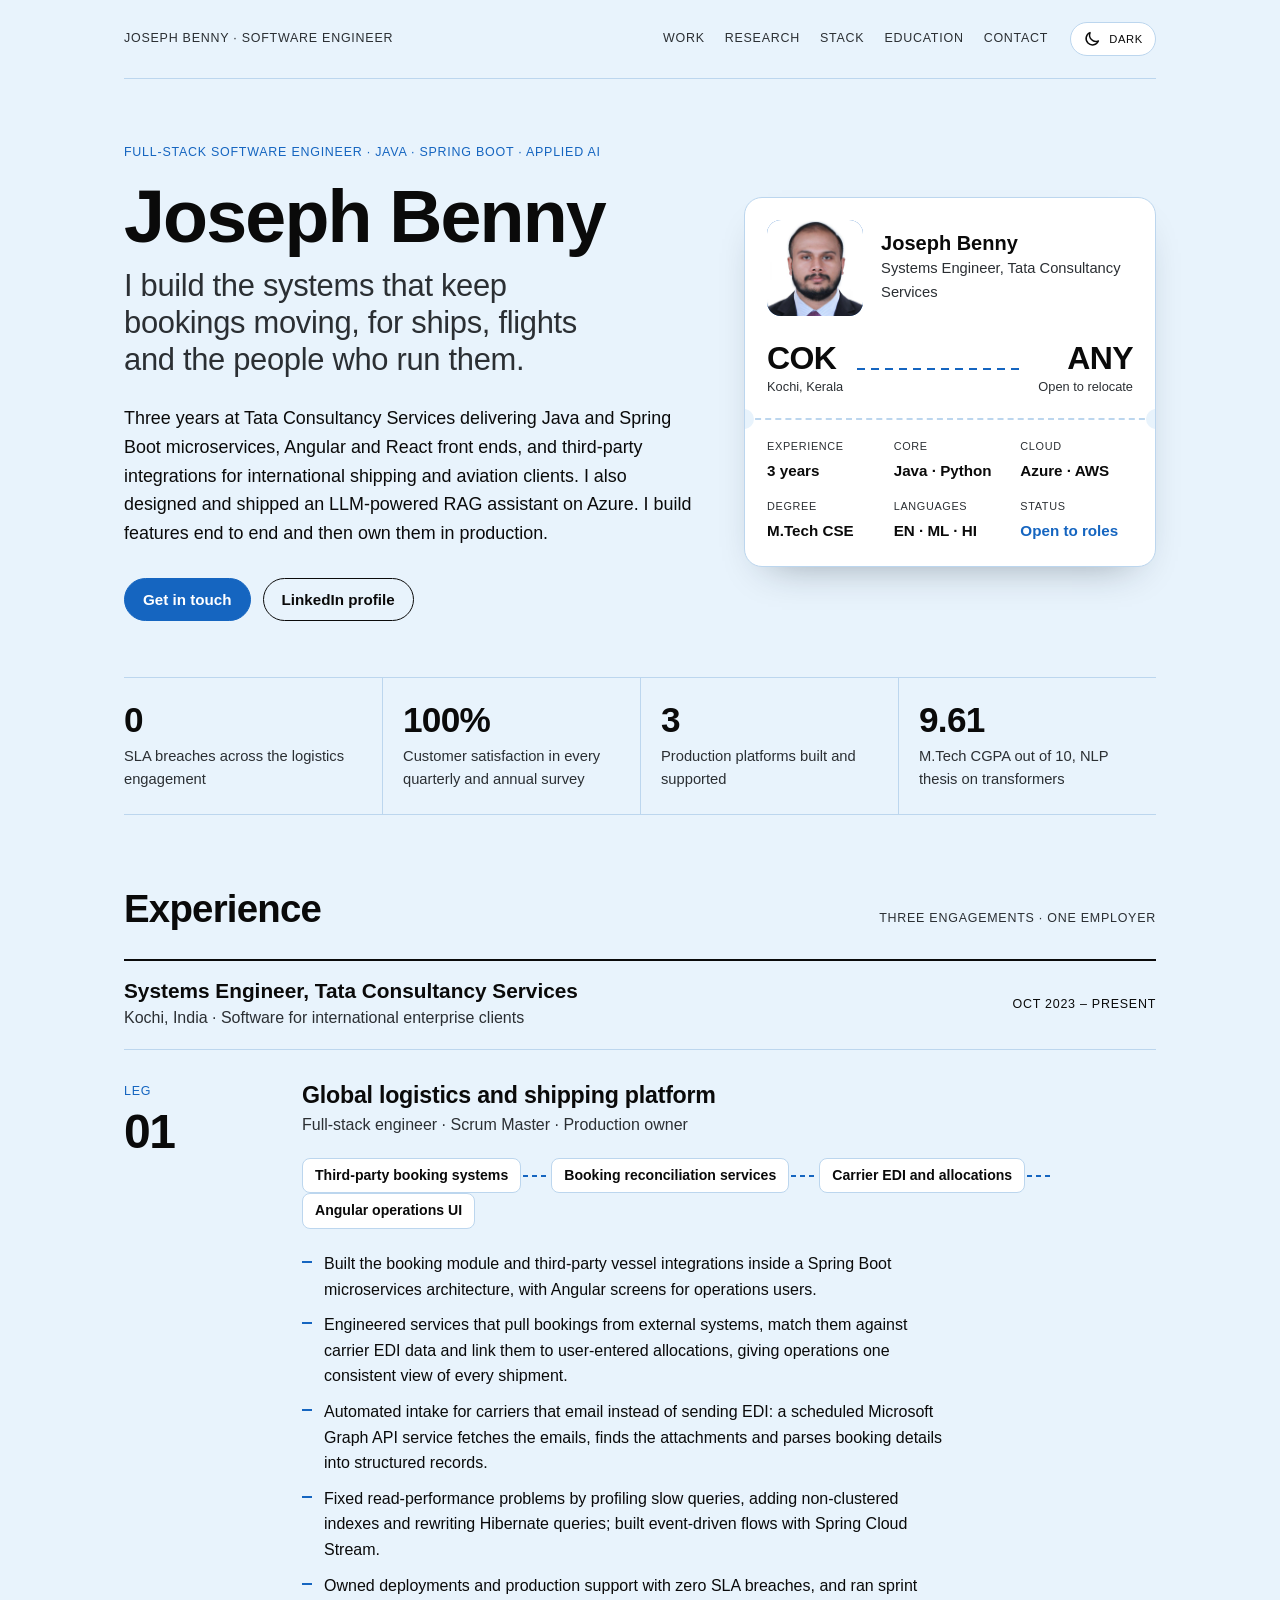
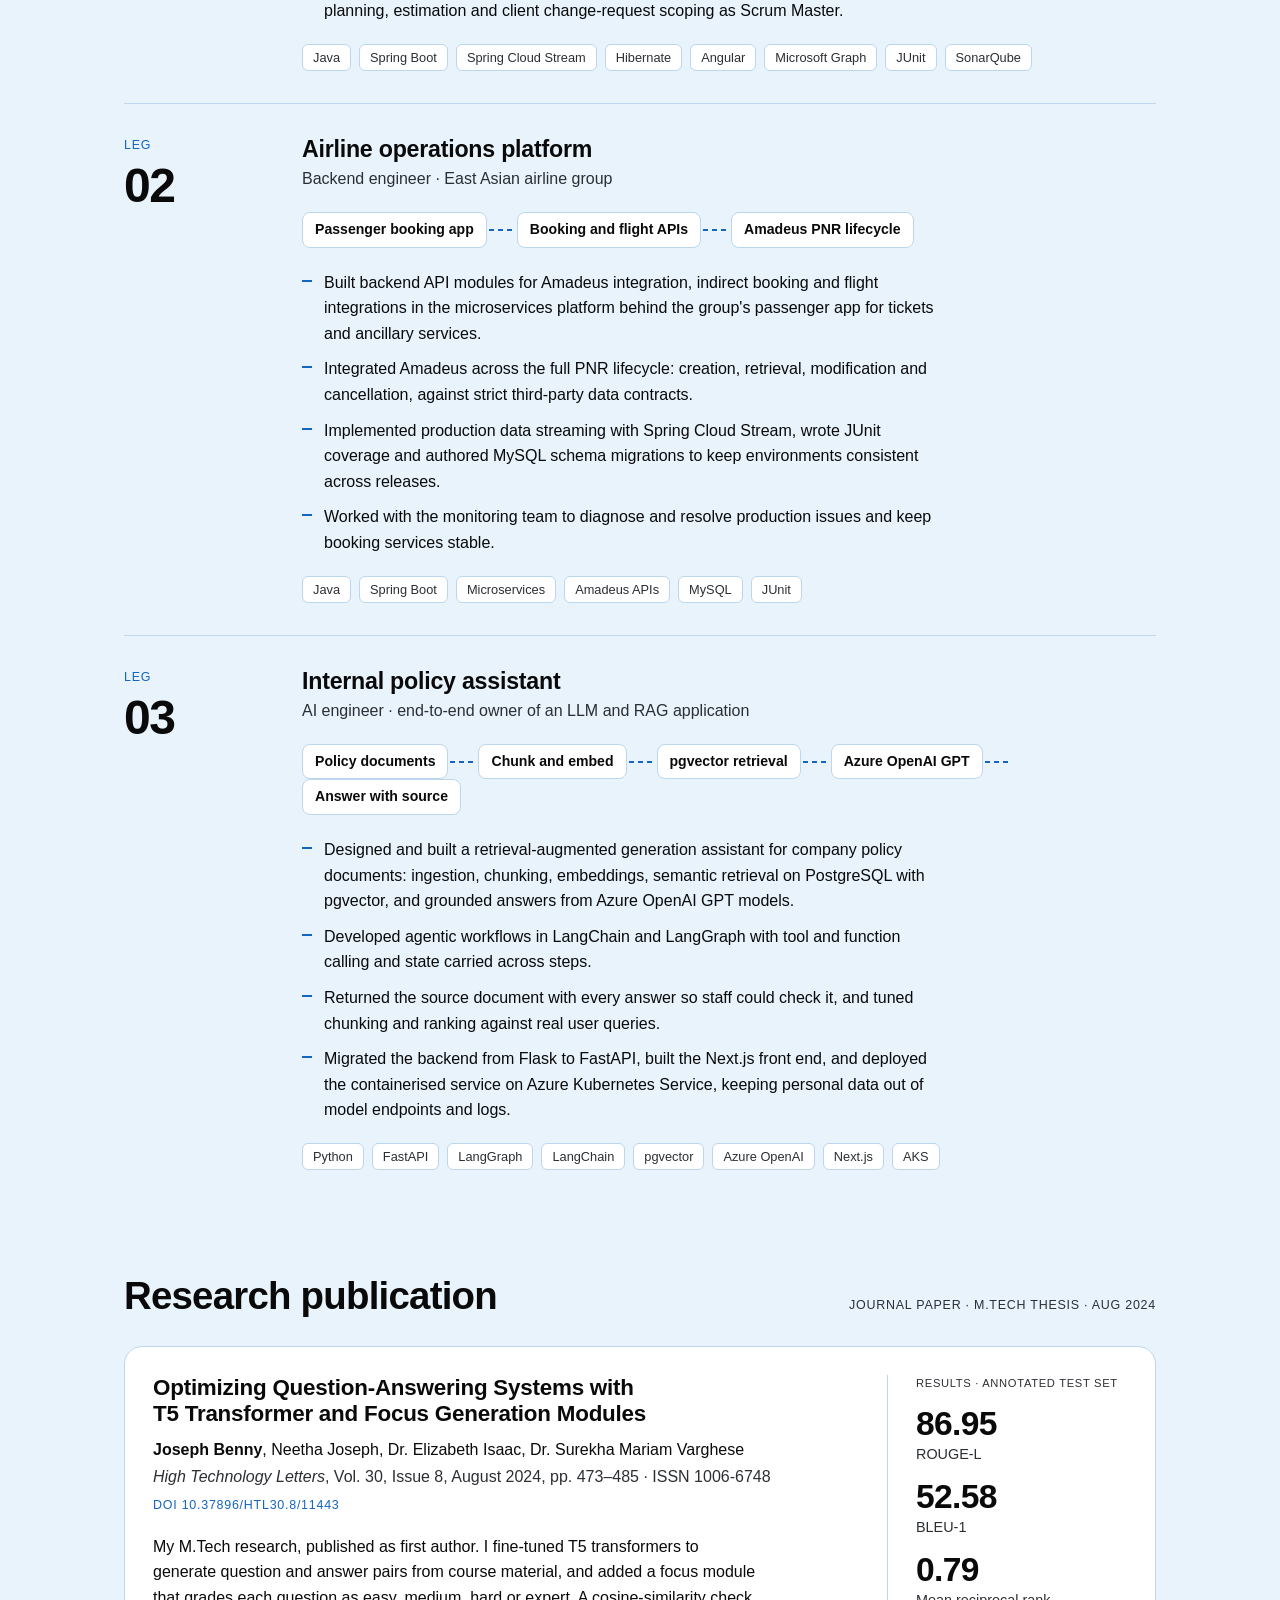
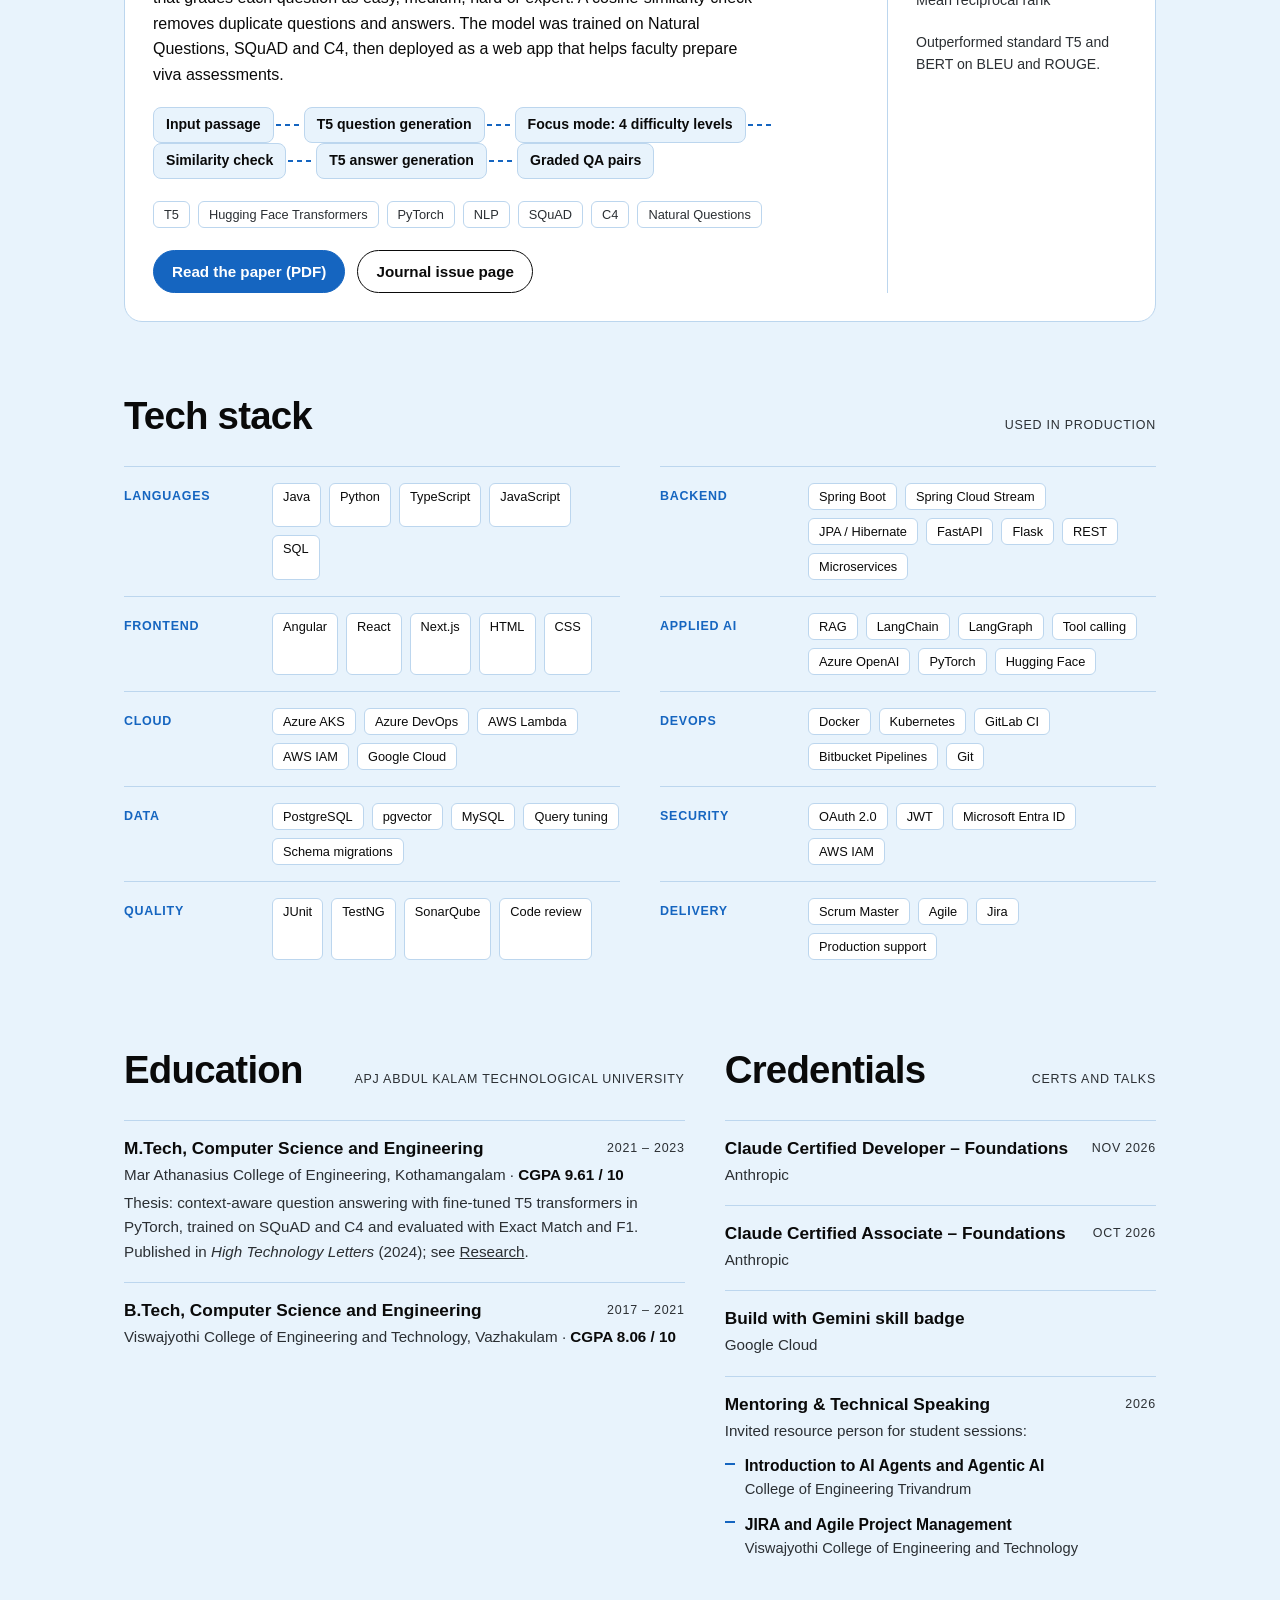
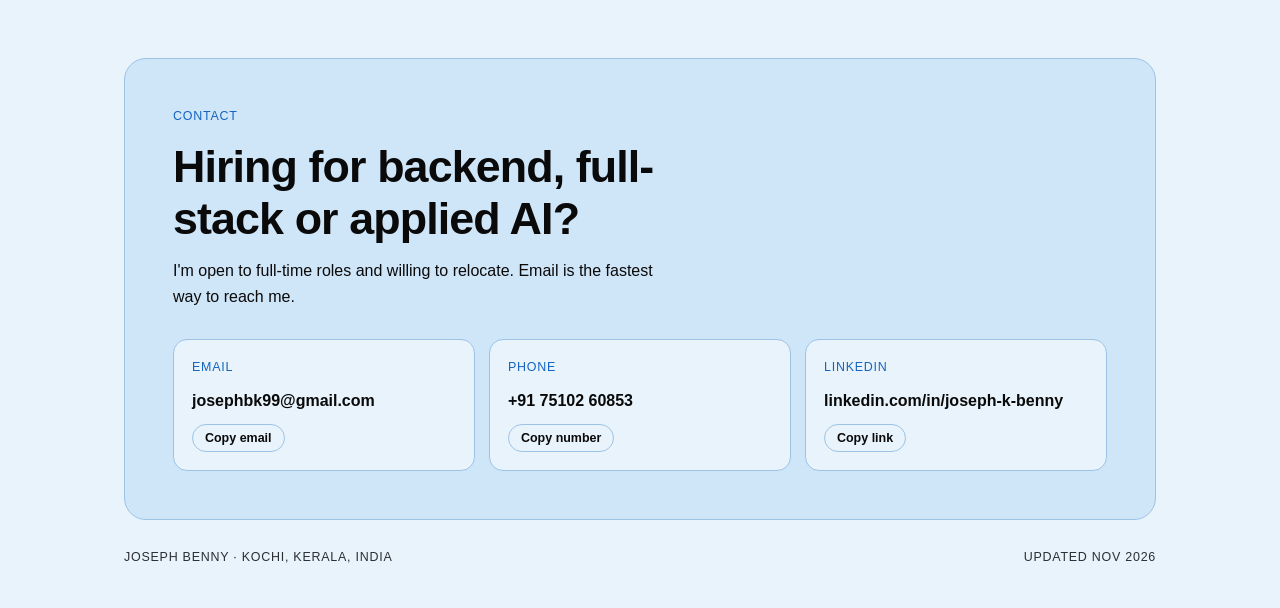
<file: public/index.html>
<!DOCTYPE html>
<html lang="en">
<head>
<meta charset="utf-8">
<meta name="viewport" content="width=device-width, initial-scale=1">
<title>Joseph Benny Portfolio</title>
<meta name="description" content="Joseph Benny, full-stack software engineer: Java and Spring Boot microservices, Angular and React, and production RAG on Azure.">
<meta name="author" content="Joseph Benny">
<meta name="theme-color" content="#1565c0">
<meta property="og:type" content="profile">
<meta property="og:title" content="Joseph Benny | Software Engineer">
<meta property="og:description" content="Full-stack software engineer: Java and Spring Boot microservices, Angular and React, and production RAG on Azure.">
<meta name="twitter:card" content="summary">
<link rel="icon" href="favicon.svg" type="image/svg+xml">
<link rel="manifest" href="site.webmanifest">
<script src="assets/js/theme-init.js"></script>
<link rel="stylesheet" href="assets/css/styles.css">
</head>
<body>
<div class="wrap">

  <header class="bar">
    <span class="mono">Joseph Benny · Software Engineer</span>
    <div class="bar-right">
      <nav class="mono" aria-label="Sections">
        <a href="#work">Work</a><a href="#research">Research</a><a href="#stack">Stack</a><a href="#education">Education</a><a href="#contact">Contact</a>
      </nav>
      <button class="theme-toggle" id="theme-toggle" type="button" aria-label="Switch to dark mode" title="Switch to dark mode">
        <svg class="icon-moon" viewBox="0 0 24 24" width="18" height="18" aria-hidden="true"><path d="M20.5 14.6A8.5 8.5 0 0 1 9.4 3.5a8.5 8.5 0 1 0 11.1 11.1z" fill="none" stroke="currentColor" stroke-width="2" stroke-linejoin="round"/></svg>
        <svg class="icon-sun" viewBox="0 0 24 24" width="18" height="18" aria-hidden="true"><circle cx="12" cy="12" r="4.2" fill="none" stroke="currentColor" stroke-width="2"/><path d="M12 2.5v2.2M12 19.3v2.2M2.5 12h2.2M19.3 12h2.2M5.3 5.3l1.6 1.6M17.1 17.1l1.6 1.6M5.3 18.7l1.6-1.6M17.1 6.9l1.6-1.6" stroke="currentColor" stroke-width="2" stroke-linecap="round"/></svg>
        <span class="theme-label mono">Dark</span>
      </button>
    </div>
  </header>

  <!-- HERO -->
  <div class="hero">
    <div>
      <div class="mono kicker">Full-stack software engineer · Java · Spring Boot · Applied AI</div>
      <h1>Joseph Benny<span>I build the systems that keep bookings moving, for ships, flights and the people who run them.</span></h1>
      <p class="lede">Three years at Tata Consultancy Services delivering Java and Spring Boot microservices, Angular and React front ends, and third-party integrations for international shipping and aviation clients. I also designed and shipped an LLM-powered RAG assistant on Azure. I build features end to end and then own them in production.</p>
      <div class="cta">
        <a class="btn primary" href="#contact">Get in touch</a>
        <a class="btn" href="https://www.linkedin.com/in/joseph-k-benny">LinkedIn profile</a>
      </div>
    </div>

    <aside class="pass" aria-label="Profile summary">
      <div class="pass-top">
        <div class="portrait" id="portrait"><span class="mono-gram" aria-hidden="true">JB</span><img src="assets/img/profile.jpg" alt="Joseph Benny" width="96" height="96" hidden></div>
        <div>
          <h2>Joseph Benny</h2>
          <p>Systems Engineer, Tata Consultancy Services</p>
        </div>
      </div>
      <div class="route mono" aria-label="Based in Kochi, open to relocation worldwide">
        <div><span class="code">COK</span><span class="city">Kochi, Kerala</span></div>
        <div class="track" aria-hidden="true"></div>
        <div class="dest"><span class="code">ANY</span><span class="city">Open to relocate</span></div>
      </div>
      <div class="perf" aria-hidden="true"></div>
      <div class="fields">
        <div><span class="mono">Experience</span><b>3 years</b></div>
        <div><span class="mono">Core</span><b>Java · Python</b></div>
        <div><span class="mono">Cloud</span><b>Azure · AWS</b></div>
        <div><span class="mono">Degree</span><b>M.Tech CSE</b></div>
        <div><span class="mono">Languages</span><b>EN · ML · HI</b></div>
        <div><span class="mono">Status</span><b class="open">Open to roles</b></div>
      </div>
    </aside>
  </div>

  <!-- PROOF -->
  <div class="proof" role="list">
    <div role="listitem"><strong>0</strong><span>SLA breaches across the logistics engagement</span></div>
    <div role="listitem"><strong>100%</strong><span>Customer satisfaction in every quarterly and annual survey</span></div>
    <div role="listitem"><strong>3</strong><span>Production platforms built and supported</span></div>
    <div role="listitem"><strong>9.61</strong><span>M.Tech CGPA out of 10, NLP thesis on transformers</span></div>
  </div>

  <!-- WORK -->
  <section id="work" aria-labelledby="work-h">
    <div class="sec-head">
      <h2 id="work-h">Experience</h2>
      <span class="mono">Three engagements · one employer</span>
    </div>

    <div class="employer">
      <div>
        <h3>Systems Engineer, Tata Consultancy Services</h3>
        <p>Kochi, India · Software for international enterprise clients</p>
      </div>
      <span class="mono">Oct 2023 – Present</span>
    </div>

    <article class="leg">
      <div class="mono leg-id">Leg<b>01</b></div>
      <div>
        <h3>Global logistics and shipping platform</h3>
        <p class="role">Full-stack engineer · Scrum Master · Production owner</p>
        <ol class="stops" aria-label="Data route">
          <li><span class="stop">Third-party booking systems</span><span class="link" aria-hidden="true"></span></li>
          <li><span class="stop">Booking reconciliation services</span><span class="link" aria-hidden="true"></span></li>
          <li><span class="stop">Carrier EDI and allocations</span><span class="link" aria-hidden="true"></span></li>
          <li><span class="stop">Angular operations UI</span></li>
        </ol>
        <ul class="points">
          <li>Built the booking module and third-party vessel integrations inside a Spring Boot microservices architecture, with Angular screens for operations users.</li>
          <li>Engineered services that pull bookings from external systems, match them against carrier EDI data and link them to user-entered allocations, giving operations one consistent view of every shipment.</li>
          <li>Automated intake for carriers that email instead of sending EDI: a scheduled Microsoft Graph API service fetches the emails, finds the attachments and parses booking details into structured records.</li>
          <li>Fixed read-performance problems by profiling slow queries, adding non-clustered indexes and rewriting Hibernate queries; built event-driven flows with Spring Cloud Stream.</li>
          <li>Owned deployments and production support with zero SLA breaches, and ran sprint planning, estimation and client change-request scoping as Scrum Master.</li>
        </ul>
        <div class="chips">
          <span class="chip">Java</span><span class="chip">Spring Boot</span><span class="chip">Spring Cloud Stream</span><span class="chip">Hibernate</span><span class="chip">Angular</span><span class="chip">Microsoft Graph</span><span class="chip">JUnit</span><span class="chip">SonarQube</span>
        </div>
      </div>
    </article>

    <article class="leg">
      <div class="mono leg-id">Leg<b>02</b></div>
      <div>
        <h3>Airline operations platform</h3>
        <p class="role">Backend engineer · East Asian airline group</p>
        <ol class="stops" aria-label="Data route">
          <li><span class="stop">Passenger booking app</span><span class="link" aria-hidden="true"></span></li>
          <li><span class="stop">Booking and flight APIs</span><span class="link" aria-hidden="true"></span></li>
          <li><span class="stop">Amadeus PNR lifecycle</span></li>
        </ol>
        <ul class="points">
          <li>Built backend API modules for Amadeus integration, indirect booking and flight integrations in the microservices platform behind the group's passenger app for tickets and ancillary services.</li>
          <li>Integrated Amadeus across the full PNR lifecycle: creation, retrieval, modification and cancellation, against strict third-party data contracts.</li>
          <li>Implemented production data streaming with Spring Cloud Stream, wrote JUnit coverage and authored MySQL schema migrations to keep environments consistent across releases.</li>
          <li>Worked with the monitoring team to diagnose and resolve production issues and keep booking services stable.</li>
        </ul>
        <div class="chips">
          <span class="chip">Java</span><span class="chip">Spring Boot</span><span class="chip">Microservices</span><span class="chip">Amadeus APIs</span><span class="chip">MySQL</span><span class="chip">JUnit</span>
        </div>
      </div>
    </article>

    <article class="leg">
      <div class="mono leg-id">Leg<b>03</b></div>
      <div>
        <h3>Internal policy assistant</h3>
        <p class="role">AI engineer · end-to-end owner of an LLM and RAG application</p>
        <ol class="stops" aria-label="Data route">
          <li><span class="stop">Policy documents</span><span class="link" aria-hidden="true"></span></li>
          <li><span class="stop">Chunk and embed</span><span class="link" aria-hidden="true"></span></li>
          <li><span class="stop">pgvector retrieval</span><span class="link" aria-hidden="true"></span></li>
          <li><span class="stop">Azure OpenAI GPT</span><span class="link" aria-hidden="true"></span></li>
          <li><span class="stop">Answer with source</span></li>
        </ol>
        <ul class="points">
          <li>Designed and built a retrieval-augmented generation assistant for company policy documents: ingestion, chunking, embeddings, semantic retrieval on PostgreSQL with pgvector, and grounded answers from Azure OpenAI GPT models.</li>
          <li>Developed agentic workflows in LangChain and LangGraph with tool and function calling and state carried across steps.</li>
          <li>Returned the source document with every answer so staff could check it, and tuned chunking and ranking against real user queries.</li>
          <li>Migrated the backend from Flask to FastAPI, built the Next.js front end, and deployed the containerised service on Azure Kubernetes Service, keeping personal data out of model endpoints and logs.</li>
        </ul>
        <div class="chips">
          <span class="chip">Python</span><span class="chip">FastAPI</span><span class="chip">LangGraph</span><span class="chip">LangChain</span><span class="chip">pgvector</span><span class="chip">Azure OpenAI</span><span class="chip">Next.js</span><span class="chip">AKS</span>
        </div>
      </div>
    </article>
  </section>

  <!-- RESEARCH -->
  <section id="research" aria-labelledby="research-h">
    <div class="sec-head">
      <h2 id="research-h">Research publication</h2>
      <span class="mono">Journal paper · M.Tech thesis · Aug 2024</span>
    </div>

    <article class="pub">
      <div class="pub-main">
        <h3>Optimizing Question-Answering Systems with T5 Transformer and Focus Generation Modules</h3>
        <p class="pub-authors"><b>Joseph Benny</b>, Neetha Joseph, Dr. Elizabeth Isaac, Dr. Surekha Mariam Varghese</p>
        <p class="pub-venue"><i>High Technology Letters</i>, Vol. 30, Issue 8, August 2024, pp. 473–485 · ISSN 1006-6748</p>
        <p class="pub-doi mono">DOI 10.37896/HTL30.8/11443</p>

        <p class="pub-summary">My M.Tech research, published as first author. I fine-tuned T5 transformers to generate question and answer pairs from course material, and added a focus module that grades each question as easy, medium, hard or expert. A cosine-similarity check removes duplicate questions and answers. The model was trained on Natural Questions, SQuAD and C4, then deployed as a web app that helps faculty prepare viva assessments.</p>

        <ol class="stops" aria-label="Model pipeline">
          <li><span class="stop">Input passage</span><span class="link" aria-hidden="true"></span></li>
          <li><span class="stop">T5 question generation</span><span class="link" aria-hidden="true"></span></li>
          <li><span class="stop">Focus mode: 4 difficulty levels</span><span class="link" aria-hidden="true"></span></li>
          <li><span class="stop">Similarity check</span><span class="link" aria-hidden="true"></span></li>
          <li><span class="stop">T5 answer generation</span><span class="link" aria-hidden="true"></span></li>
          <li><span class="stop">Graded QA pairs</span></li>
        </ol>

        <div class="chips">
          <span class="chip">T5</span><span class="chip">Hugging Face Transformers</span><span class="chip">PyTorch</span><span class="chip">NLP</span><span class="chip">SQuAD</span><span class="chip">C4</span><span class="chip">Natural Questions</span>
        </div>

        <div class="cta pub-links">
          <a class="btn primary" href="https://drive.google.com/file/d/1bqDwxjosXwjT4WaWpjxqhGZlOhkEczBK/view?usp=sharing">Read the paper (PDF)</a>
          <a class="btn" href="https://gjstx-e.cn/volume-30-issue-8-august-2024/">Journal issue page</a>
        </div>
      </div>

      <aside class="pub-scores" aria-label="Results on the manually annotated test set">
        <span class="mono">Results · annotated test set</span>
        <div><strong>86.95</strong><span>ROUGE-L</span></div>
        <div><strong>52.58</strong><span>BLEU-1</span></div>
        <div><strong>0.79</strong><span>Mean reciprocal rank</span></div>
        <p>Outperformed standard T5 and BERT on BLEU and ROUGE.</p>
      </aside>
    </article>
  </section>

  <!-- STACK -->
  <section id="stack" aria-labelledby="stack-h">
    <div class="sec-head">
      <h2 id="stack-h">Tech stack</h2>
      <span class="mono">Used in production</span>
    </div>
    <div class="stack">
      <div class="stack-row"><h3>Languages</h3><div class="chips"><span class="chip">Java</span><span class="chip">Python</span><span class="chip">TypeScript</span><span class="chip">JavaScript</span><span class="chip">SQL</span></div></div>
      <div class="stack-row"><h3>Backend</h3><div class="chips"><span class="chip">Spring Boot</span><span class="chip">Spring Cloud Stream</span><span class="chip">JPA / Hibernate</span><span class="chip">FastAPI</span><span class="chip">Flask</span><span class="chip">REST</span><span class="chip">Microservices</span></div></div>
      <div class="stack-row"><h3>Frontend</h3><div class="chips"><span class="chip">Angular</span><span class="chip">React</span><span class="chip">Next.js</span><span class="chip">HTML</span><span class="chip">CSS</span></div></div>
      <div class="stack-row"><h3>Applied AI</h3><div class="chips"><span class="chip">RAG</span><span class="chip">LangChain</span><span class="chip">LangGraph</span><span class="chip">Tool calling</span><span class="chip">Azure OpenAI</span><span class="chip">PyTorch</span><span class="chip">Hugging Face</span></div></div>
      <div class="stack-row"><h3>Cloud</h3><div class="chips"><span class="chip">Azure AKS</span><span class="chip">Azure DevOps</span><span class="chip">AWS Lambda</span><span class="chip">AWS IAM</span><span class="chip">Google Cloud</span></div></div>
      <div class="stack-row"><h3>DevOps</h3><div class="chips"><span class="chip">Docker</span><span class="chip">Kubernetes</span><span class="chip">GitLab CI</span><span class="chip">Bitbucket Pipelines</span><span class="chip">Git</span></div></div>
      <div class="stack-row"><h3>Data</h3><div class="chips"><span class="chip">PostgreSQL</span><span class="chip">pgvector</span><span class="chip">MySQL</span><span class="chip">Query tuning</span><span class="chip">Schema migrations</span></div></div>
      <div class="stack-row"><h3>Security</h3><div class="chips"><span class="chip">OAuth 2.0</span><span class="chip">JWT</span><span class="chip">Microsoft Entra ID</span><span class="chip">AWS IAM</span></div></div>
      <div class="stack-row"><h3>Quality</h3><div class="chips"><span class="chip">JUnit</span><span class="chip">TestNG</span><span class="chip">SonarQube</span><span class="chip">Code review</span></div></div>
      <div class="stack-row"><h3>Delivery</h3><div class="chips"><span class="chip">Scrum Master</span><span class="chip">Agile</span><span class="chip">Jira</span><span class="chip">Production support</span></div></div>
    </div>
  </section>

  <!-- EDUCATION -->
  <section id="education" aria-labelledby="edu-h">
    <div class="cols">
      <div>
        <div class="sec-head"><h2 id="edu-h">Education</h2><span class="mono">APJ Abdul Kalam Technological University</span></div>
        <div class="entry">
          <div class="top"><h3>M.Tech, Computer Science and Engineering</h3><span class="mono">2021 – 2023</span></div>
          <p>Mar Athanasius College of Engineering, Kothamangalam · <span class="grade">CGPA 9.61 / 10</span></p>
          <p>Thesis: context-aware question answering with fine-tuned T5 transformers in PyTorch, trained on SQuAD and C4 and evaluated with Exact Match and F1. Published in <i>High Technology Letters</i> (2024); see <a href="#research">Research</a>.</p>
        </div>
        <div class="entry">
          <div class="top"><h3>B.Tech, Computer Science and Engineering</h3><span class="mono">2017 – 2021</span></div>
          <p>Viswajyothi College of Engineering and Technology, Vazhakulam · <span class="grade">CGPA 8.06 / 10</span></p>
        </div>
      </div>
      <div>
        <div class="sec-head"><h2>Credentials</h2><span class="mono">Certs and talks</span></div>
        <div class="entry"><div class="top"><h3>Claude Certified Developer – Foundations</h3><span class="mono">Nov 2026</span></div><p>Anthropic</p></div>
        <div class="entry"><div class="top"><h3>Claude Certified Associate – Foundations</h3><span class="mono">Oct 2026</span></div><p>Anthropic</p></div>
        <div class="entry"><div class="top"><h3>Build with Gemini skill badge</h3></div><p>Google Cloud</p></div>
        <div class="entry">
          <div class="top"><h3>Mentoring &amp; Technical Speaking</h3><span class="mono">2026</span></div>
          <p>Invited resource person for student sessions:</p>
          <ul class="entry-list">
            <li><b>Introduction to AI Agents and Agentic AI</b><span>College of Engineering Trivandrum</span></li>
            <li><b>JIRA and Agile Project Management</b><span>Viswajyothi College of Engineering and Technology</span></li>
          </ul>
        </div>
      </div>
    </div>
  </section>

  <!-- CONTACT -->
  <section id="contact" class="contact" aria-labelledby="contact-h">
    <div class="mono contact-kicker">Contact</div>
    <h2 id="contact-h">Hiring for backend, full-stack or applied AI?</h2>
    <p class="sub">I'm open to full-time roles and willing to relocate. Email is the fastest way to reach me.</p>
    <div class="channels">
      <div class="channel">
        <span class="mono">Email</span>
        <a href="mailto:josephbk99@gmail.com">josephbk99@gmail.com</a>
        <button class="copy" type="button" id="copy-email" data-copy="josephbk99@gmail.com">Copy email</button>
      </div>
      <div class="channel">
        <span class="mono">Phone</span>
        <a href="tel:+917510260853">+91 75102 60853</a>
        <button class="copy" type="button" id="copy-phone" data-copy="+91 75102 60853">Copy number</button>
      </div>
      <div class="channel">
        <span class="mono">LinkedIn</span>
        <a href="https://www.linkedin.com/in/joseph-k-benny">linkedin.com/in/joseph-k-benny</a>
        <button class="copy" type="button" id="copy-li" data-copy="https://www.linkedin.com/in/joseph-k-benny">Copy link</button>
      </div>
    </div>
  </section>

  <footer>
    <span class="mono">Joseph Benny · Kochi, Kerala, India</span>
    <span class="mono">Updated Nov 2026</span>
  </footer>
</div>

<script src="assets/js/main.js" defer></script>
</body>
</html>
</file>
<file: public/assets/css/styles.css>
/* Palette: light = light blue and white with black text; dark = black, grey and dark blue with white text.
   Type: Arial throughout. */
:root{
  --paper:#e8f3fc;          /* light blue page */
  --surface:#ffffff;        /* white cards */
  --ink:#0a0a0a;            /* black text */
  --muted:#2b2f33;          /* secondary text, still near-black */
  --line:#bcd6ee;
  --signal:#1565c0;         /* blue accent: lines, labels */
  --accent-strong:#1565c0;  /* button and badge fill */
  --accent-hover:#0d47a1;
  --on-accent:#ffffff;
  --band:#cfe5f8;           /* contact panel */
  --band-ink:#0a0a0a;
  --band-line:#9cc3e6;
  --display:Arial, Helvetica, sans-serif;
  --body:Arial, Helvetica, sans-serif;
  --mono:Arial, Helvetica, sans-serif;
  color-scheme:light;
}
@media (prefers-color-scheme: dark){
  :root:not([data-theme="light"]){
    --paper:#0b0b0d; --surface:#1e2126; --ink:#ffffff; --muted:#e1e4e8; --line:#3a3f47;
    --signal:#5a9be8; --accent-strong:#123a6e; --accent-hover:#1a5299; --on-accent:#ffffff;
    --band:#0f2a52; --band-ink:#ffffff; --band-line:#2c4f80; color-scheme:dark;
  }
}
:root[data-theme="dark"]{
  --paper:#0b0b0d; --surface:#1e2126; --ink:#ffffff; --muted:#e1e4e8; --line:#3a3f47;
  --signal:#5a9be8; --accent-strong:#123a6e; --accent-hover:#1a5299; --on-accent:#ffffff;
  --band:#0f2a52; --band-ink:#ffffff; --band-line:#2c4f80; color-scheme:dark;
}

*{box-sizing:border-box}
html{-webkit-text-size-adjust:100%}
body{margin:0;background:var(--paper);color:var(--ink);font:400 16px/1.6 var(--body)}
a{color:inherit}
a:focus-visible,button:focus-visible{outline:2px solid var(--signal);outline-offset:3px;border-radius:4px}
img{max-width:100%}
.wrap{max-width:1080px;margin:0 auto;padding:0 24px}
.mono{font-family:var(--mono);font-size:.78rem;letter-spacing:.06em;text-transform:uppercase}
h1,h2,h3{font-family:var(--display);text-wrap:balance;margin:0;line-height:1.15}

/* ---------- top bar ---------- */
.bar{display:flex;justify-content:space-between;align-items:center;gap:16px;padding:22px 0;border-bottom:1px solid var(--line)}
.bar .mono{color:var(--muted)}
.bar nav{display:flex;gap:20px;flex-wrap:wrap}
.bar nav a{text-decoration:none;color:var(--muted)}
.bar nav a:hover{color:var(--signal)}
.bar-right{display:flex;align-items:center;gap:22px}
.theme-toggle{display:inline-flex;align-items:center;gap:8px;padding:7px 12px;border-radius:999px;border:1px solid var(--line);background:var(--surface);color:var(--ink);cursor:pointer;transition:border-color .2s,color .2s}
.theme-toggle:hover{border-color:var(--signal);color:var(--signal)}
.theme-toggle .theme-label{font-size:.7rem;color:inherit}
.theme-toggle .icon-sun{display:none}
:root[data-theme="dark"] .theme-toggle .icon-sun{display:block}
:root[data-theme="dark"] .theme-toggle .icon-moon{display:none}
@media (prefers-color-scheme: dark){
  :root:not([data-theme]) .theme-toggle .icon-sun{display:block}
  :root:not([data-theme]) .theme-toggle .icon-moon{display:none}
}
body,.pass,.stop,.chip,.theme-toggle{transition:background-color .25s ease,color .25s ease,border-color .25s ease}

/* ---------- hero ---------- */
.hero{display:grid;grid-template-columns:1.25fr .9fr;gap:48px;align-items:center;padding:64px 0 56px}
.kicker{color:var(--signal);margin-bottom:18px}
.hero h1{font-size:clamp(2.6rem,6.2vw,4.6rem);line-height:.98;font-weight:700;letter-spacing:-.025em}
.hero h1 span{display:block;color:var(--muted);font-weight:500;font-size:.42em;letter-spacing:-.01em;margin-top:14px;line-height:1.2}
.lede{font-size:1.12rem;max-width:58ch;margin:26px 0 30px;color:var(--ink)}
.cta{display:flex;gap:12px;flex-wrap:wrap}
.btn{display:inline-flex;align-items:center;gap:8px;padding:12px 18px;border-radius:999px;font:600 .95rem var(--body);text-decoration:none;border:1.5px solid var(--ink);cursor:pointer;background:transparent;color:var(--ink)}
.btn.primary{background:var(--accent-strong);border-color:var(--accent-strong);color:var(--on-accent)}
.btn:hover{border-color:var(--signal)}
.btn.primary:hover{background:var(--accent-hover);border-color:var(--accent-hover);color:var(--on-accent)}

/* boarding pass */
.pass{background:var(--surface);border:1px solid var(--line);border-radius:18px;overflow:hidden;box-shadow:0 18px 40px -24px rgba(19,33,46,.45)}
.pass-top{display:flex;gap:18px;align-items:center;padding:22px 22px 18px}
.portrait{width:96px;height:96px;border-radius:14px;flex:none;overflow:hidden;background:var(--accent-strong);display:grid;place-items:center}
.portrait{position:relative}
.portrait img{position:absolute;inset:0;width:100%;height:100%;object-fit:cover}
.portrait .mono-gram{font:700 2.2rem var(--display);color:var(--on-accent);letter-spacing:-.04em}
.pass-top h2{font-size:1.25rem}
.pass-top p{margin:2px 0 0;color:var(--muted);font-size:.92rem}
.route{display:flex;align-items:center;gap:14px;padding:6px 22px 20px}
.route .code{font:700 2rem var(--display);letter-spacing:-.02em}
.route .city{color:var(--muted);font-size:.8rem;display:block;font-family:var(--body);font-weight:500;letter-spacing:0;text-transform:none}
.route .track{flex:1;height:2px;background:repeating-linear-gradient(90deg,var(--signal) 0 8px,transparent 8px 14px);background-size:28px 2px;animation:flow 1.6s linear infinite}
.route .dest{text-align:right}
.perf{border-top:2px dashed var(--line);position:relative}
.perf::before,.perf::after{content:"";position:absolute;top:-11px;width:20px;height:20px;border-radius:50%;background:var(--paper)}
.perf::before{left:-11px}.perf::after{right:-11px}
.fields{display:grid;grid-template-columns:repeat(3,1fr);gap:14px;padding:18px 22px 22px}
.fields div{min-width:0}
.fields .mono{color:var(--muted);font-size:.68rem;display:block;margin-bottom:3px}
.fields b{font:600 .95rem var(--body)}
.fields .open{color:var(--signal)}
@keyframes flow{to{background-position:28px 0}}

/* ---------- proof strip ---------- */
.proof{display:grid;grid-template-columns:repeat(4,1fr);border-top:1px solid var(--line);border-bottom:1px solid var(--line)}
.proof div{padding:24px 20px 22px;border-left:1px solid var(--line)}
.proof div:first-child{border-left:0;padding-left:0}
.proof strong{display:block;font:700 2.2rem/1 var(--display);letter-spacing:-.02em;font-variant-numeric:tabular-nums}
.proof span{color:var(--muted);font-size:.92rem;display:block;margin-top:8px}

/* ---------- sections ---------- */
section{padding:72px 0 0}
.sec-head{display:flex;align-items:baseline;justify-content:space-between;gap:16px;flex-wrap:wrap;margin-bottom:28px}
.sec-head h2{font-size:clamp(1.8rem,3.4vw,2.4rem);letter-spacing:-.02em}
.sec-head .mono{color:var(--muted)}

/* employer */
.employer{display:flex;justify-content:space-between;gap:16px;flex-wrap:wrap;padding:18px 0;border-top:2px solid var(--ink)}
.employer h3{font-size:1.3rem}
.employer p{margin:2px 0 0;color:var(--muted)}
.employer .mono{color:var(--ink);align-self:center}

/* legs */
.leg{display:grid;grid-template-columns:150px 1fr;gap:28px;padding:32px 0;border-top:1px solid var(--line)}
.leg-id{color:var(--signal)}
.leg-id b{display:block;font:700 3rem/1 var(--display);letter-spacing:-.03em;color:var(--ink);margin-top:6px}
.leg h3{font-size:1.45rem;letter-spacing:-.01em}
.leg .role{color:var(--muted);margin:4px 0 20px}
.stops{display:flex;align-items:stretch;flex-wrap:wrap;gap:0;margin:0 0 22px;padding:0;list-style:none}
.stops li{display:flex;align-items:center}
.stops .stop{background:var(--surface);border:1px solid var(--line);border-radius:8px;padding:8px 12px;font-size:.88rem;font-weight:600;line-height:1.25}
.stops .link{width:26px;height:2px;margin:0 2px;background:repeating-linear-gradient(90deg,var(--signal) 0 5px,transparent 5px 9px);background-size:18px 2px;animation:flow2 1.2s linear infinite}
@keyframes flow2{to{background-position:18px 0}}
.leg ul.points{margin:0;padding:0;list-style:none;display:grid;gap:10px;max-width:72ch}
.leg ul.points li{padding-left:22px;position:relative}
.leg ul.points li::before{content:"";position:absolute;left:0;top:.62em;width:10px;height:2px;background:var(--signal)}
.chips{display:flex;flex-wrap:wrap;gap:8px;margin-top:20px}
.chip{font:500 .8rem var(--mono);padding:5px 10px;border-radius:6px;border:1px solid var(--line);color:var(--muted);background:var(--surface)}

/* stack */
.stack{display:grid;grid-template-columns:repeat(2,1fr);gap:0 40px}
.stack-row{display:grid;grid-template-columns:130px 1fr;gap:18px;padding:16px 0;border-top:1px solid var(--line)}
.stack-row h3{font:600 .78rem var(--mono);letter-spacing:.06em;text-transform:uppercase;color:var(--signal);padding-top:6px}
.stack-row .chips{margin:0}
.stack-row .chip{color:var(--ink)}

/* education + certs */
.cols{display:grid;grid-template-columns:1.3fr 1fr;gap:40px}
.entry{padding:18px 0;border-top:1px solid var(--line)}
.entry .top{display:flex;justify-content:space-between;gap:12px;flex-wrap:wrap}
.entry h3{font-size:1.08rem}
.entry .mono{color:var(--muted)}
.entry p{margin:4px 0 0;color:var(--muted);font-size:.95rem}
.entry .grade{color:var(--ink);font-weight:600}
.entry-list{list-style:none;margin:10px 0 0;padding:0;display:grid;gap:10px}
.entry-list li{position:relative;padding-left:20px}
.entry-list li::before{content:"";position:absolute;left:0;top:.62em;width:10px;height:2px;background:var(--signal)}
.entry-list b{display:block;font-weight:600;font-size:.98rem}
.entry-list span{display:block;color:var(--muted);font-size:.92rem}

/* contact */
.contact{margin:80px 0 0;background:var(--band);color:var(--band-ink);border:1px solid var(--band-line);border-radius:22px;padding:48px}
.contact h2{font-size:clamp(1.9rem,4vw,2.8rem);letter-spacing:-.02em;max-width:22ch}
.contact p.sub{color:var(--band-ink);max-width:56ch;margin:14px 0 30px}
.channels{display:grid;grid-template-columns:repeat(3,1fr);gap:14px}
.channel{border:1px solid var(--band-line);background:color-mix(in srgb,var(--surface) 55%,transparent);border-radius:14px;padding:18px;display:flex;flex-direction:column;gap:10px;min-width:0}
.channel .mono{color:var(--signal)}
.channel a{font-weight:600;text-decoration:none;word-break:break-word}
.channel a:hover{text-decoration:underline}
.copy{align-self:flex-start;background:transparent;color:var(--band-ink);border:1px solid var(--band-line);border-radius:999px;padding:6px 12px;font:600 .78rem var(--body);cursor:pointer}
.copy:hover{border-color:var(--signal);color:var(--signal)}
footer{display:flex;justify-content:space-between;gap:12px;flex-wrap:wrap;padding:28px 0 40px;color:var(--muted)}


/* research publication */
.pub{display:grid;grid-template-columns:1fr 240px;gap:32px;padding:28px;background:var(--surface);border:1px solid var(--line);border-radius:18px}
.pub h3{font-size:1.4rem;letter-spacing:-.01em;max-width:40ch}
.pub-authors{margin:10px 0 2px}
.pub-venue{margin:0;color:var(--muted)}
.pub-doi{margin:6px 0 18px;color:var(--signal)}
.pub-summary{max-width:68ch;margin:0 0 20px}
.pub .stop{background:var(--paper)}
.pub-links{margin-top:22px}
.pub-scores{border-left:1px solid var(--line);padding-left:28px;display:flex;flex-direction:column;gap:14px}
.pub-scores .mono{color:var(--muted);font-size:.7rem}
.pub-scores strong{display:block;font:700 2.1rem/1 var(--display);letter-spacing:-.02em;font-variant-numeric:tabular-nums}
.pub-scores div span{color:var(--muted);font-size:.9rem}
.pub-scores p{margin:4px 0 0;color:var(--muted);font-size:.88rem}
@media (max-width:860px){
  .pub{grid-template-columns:1fr;padding:22px}
  .pub-scores{border-left:0;padding-left:0;border-top:1px solid var(--line);padding-top:18px;display:grid;grid-template-columns:repeat(3,1fr)}
  .pub-scores .mono,.pub-scores p{grid-column:1/-1}
}

/* ---------- responsive ---------- */
@media (max-width:860px){
  .hero{grid-template-columns:1fr;gap:36px;padding-top:44px}
  .proof{grid-template-columns:repeat(2,1fr)}
  .proof div:nth-child(3){border-left:0;padding-left:0}
  .proof div:nth-child(n+3){border-top:1px solid var(--line)}
  .leg{grid-template-columns:1fr;gap:12px}
  .leg-id b{display:inline;font-size:1.6rem;margin-left:8px}
  .stack,.cols{grid-template-columns:1fr}
  .channels{grid-template-columns:1fr}
  .contact{padding:32px 24px}
}
@media (max-width:480px){
  .wrap{padding:0 16px}
  .bar nav{display:none}
  .fields{grid-template-columns:repeat(2,1fr)}
  .stack-row{grid-template-columns:1fr;gap:8px}
  .stops{flex-direction:column;align-items:flex-start}
  .stops li{flex-direction:column;align-items:flex-start}
  .stops .link{width:2px;height:14px;margin:2px 0 2px 14px;background:var(--signal);animation:none}
}
@media (prefers-reduced-motion: reduce){
  .route .track,.stops .link{animation:none}
  body,.pass,.stop,.chip,.theme-toggle{transition:none}
}

.contact-kicker{color:var(--signal);margin-bottom:14px}
</file>
